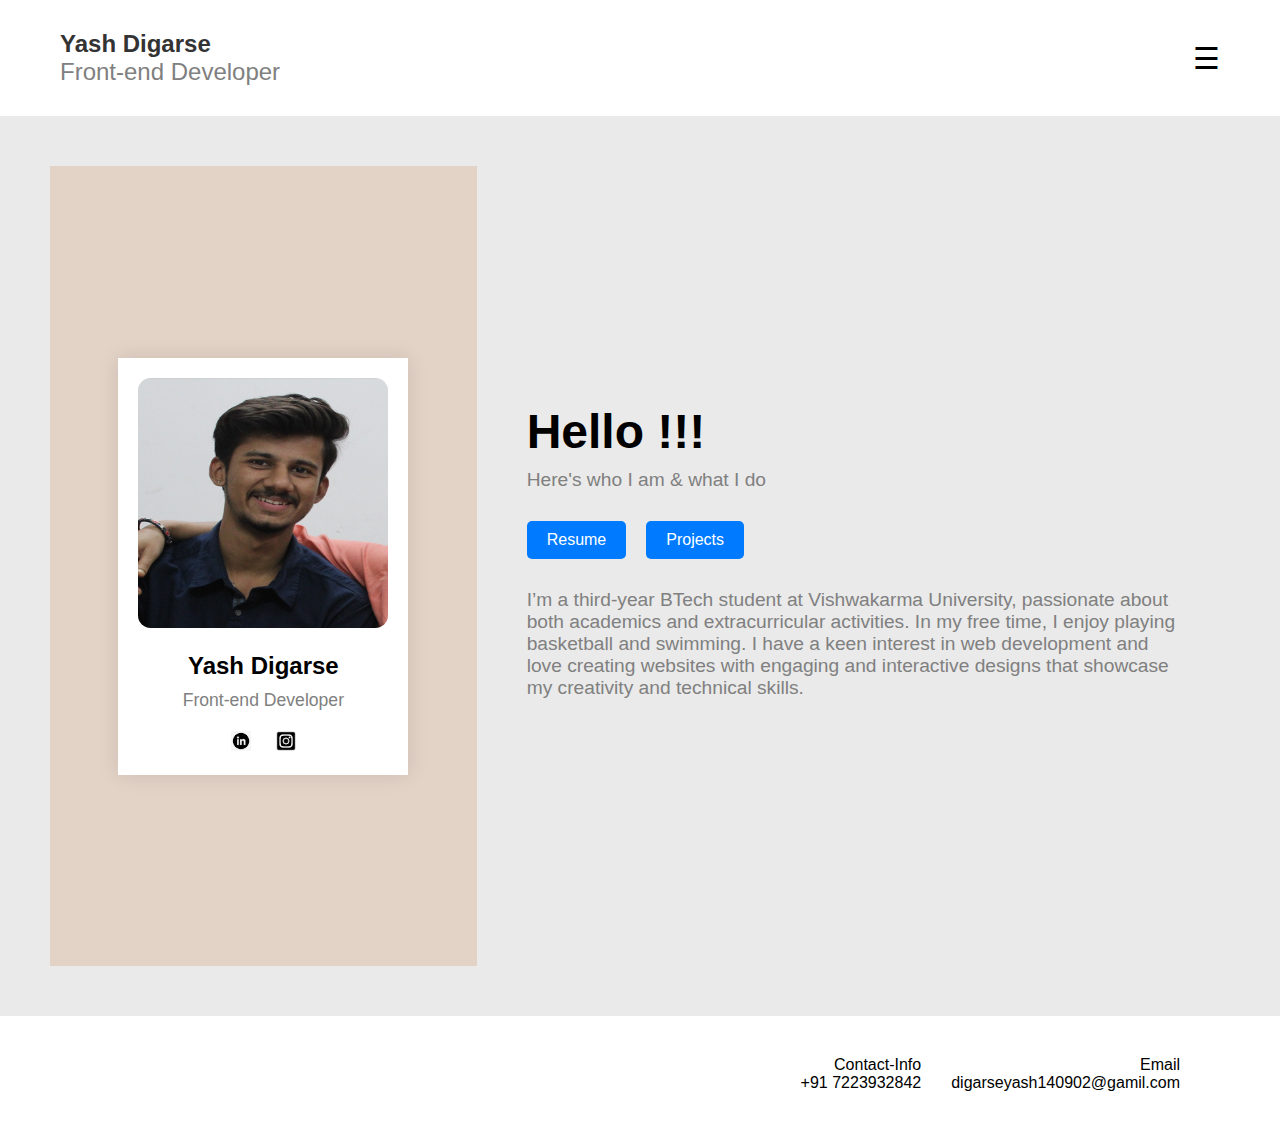
<file: index.html>
<!DOCTYPE html>
<html lang="en">
  <head>
    <meta charset="UTF-8" />
    <meta name="viewport" content="width=device-width, initial-scale=1.0" />
    <title>Yash Digarase Portfolio</title>
    <link rel="stylesheet" href="main.css" />
  </head>
  <body>
    <header>
      <nav class="navbar">
        <div class="navbar-left">
          <h1>Yash Digarse<span><br> Front-end Developer</span></h1>
        </div>
        <div class="navbar-right">
          <span style="font-size: 30px; cursor: pointer" onclick="openNav()"
            >&#9776;
          </span>
        </div>
        <div id="mySidenav" class="sidenav">
          <a href="javascript:void(0)" class="closebtn" onclick="closeNav()"
            >&times;</a>
          <a href="index.html">About Me</a>
          <a href="resume.html">Resume</a>
          <a href="project.html">Projects</a></li>
        </div>
      </nav>
    </header>

    <section id="intro">
      <div class="left-panel">
        <div class="profile-card">
          <img src="portfolio.png" alt="Yash Digarase" />
          <h2>Yash Digarse</h2>
          <p>Front-end Developer</p>
          <div class="social-links">
            <a href="https://www.linkedin.com/in/yash-d-30b01b20a/"
              ><img
                src="linkedin.png"
                alt="LinkedIn"
                width="50px"
                height="50px" /></a
            ><span>
              <a
                ><img
                  src="instagram.png"
                  alt="GitHub"
                  width="50px"
                  height="50px" /></a
            ></span>
          </div>
        </div>
      </div>

      <div class="right-panel">
        <h1>Hello !!!</h1>
        <p>Here's who I am & what I do</p>
        <div class="buttons">
          <a href="resume.html" class="btn">Resume</a>
          <a href="project.html" class="btn">Projects</a>
        </div>
        <p class="bio">
          I’m a third-year BTech student at Vishwakarma University, passionate
          about both academics and extracurricular activities. In my free time,
          I enjoy playing basketball and swimming. I have a keen interest in web
          development and love creating websites with engaging and interactive
          designs that showcase my creativity and technical skills.
        </p>
      </div>
    </section>

    <script src="script.js"></script>
    <footer>
      <nav class="navbar">
        <div class="navbar-left">
          <h1><span></span></h1>
        </div>
        <div class="navbar-right">
          <ul>
            <li>
              Contact-Info <br />
              +91 7223932842
            </li>
            <li>
              Email <br />
              digarseyash140902@gamil.com
            </li>
          </ul>
        </div>
      </nav>
    </footer>
  </body>
</html>
</file>
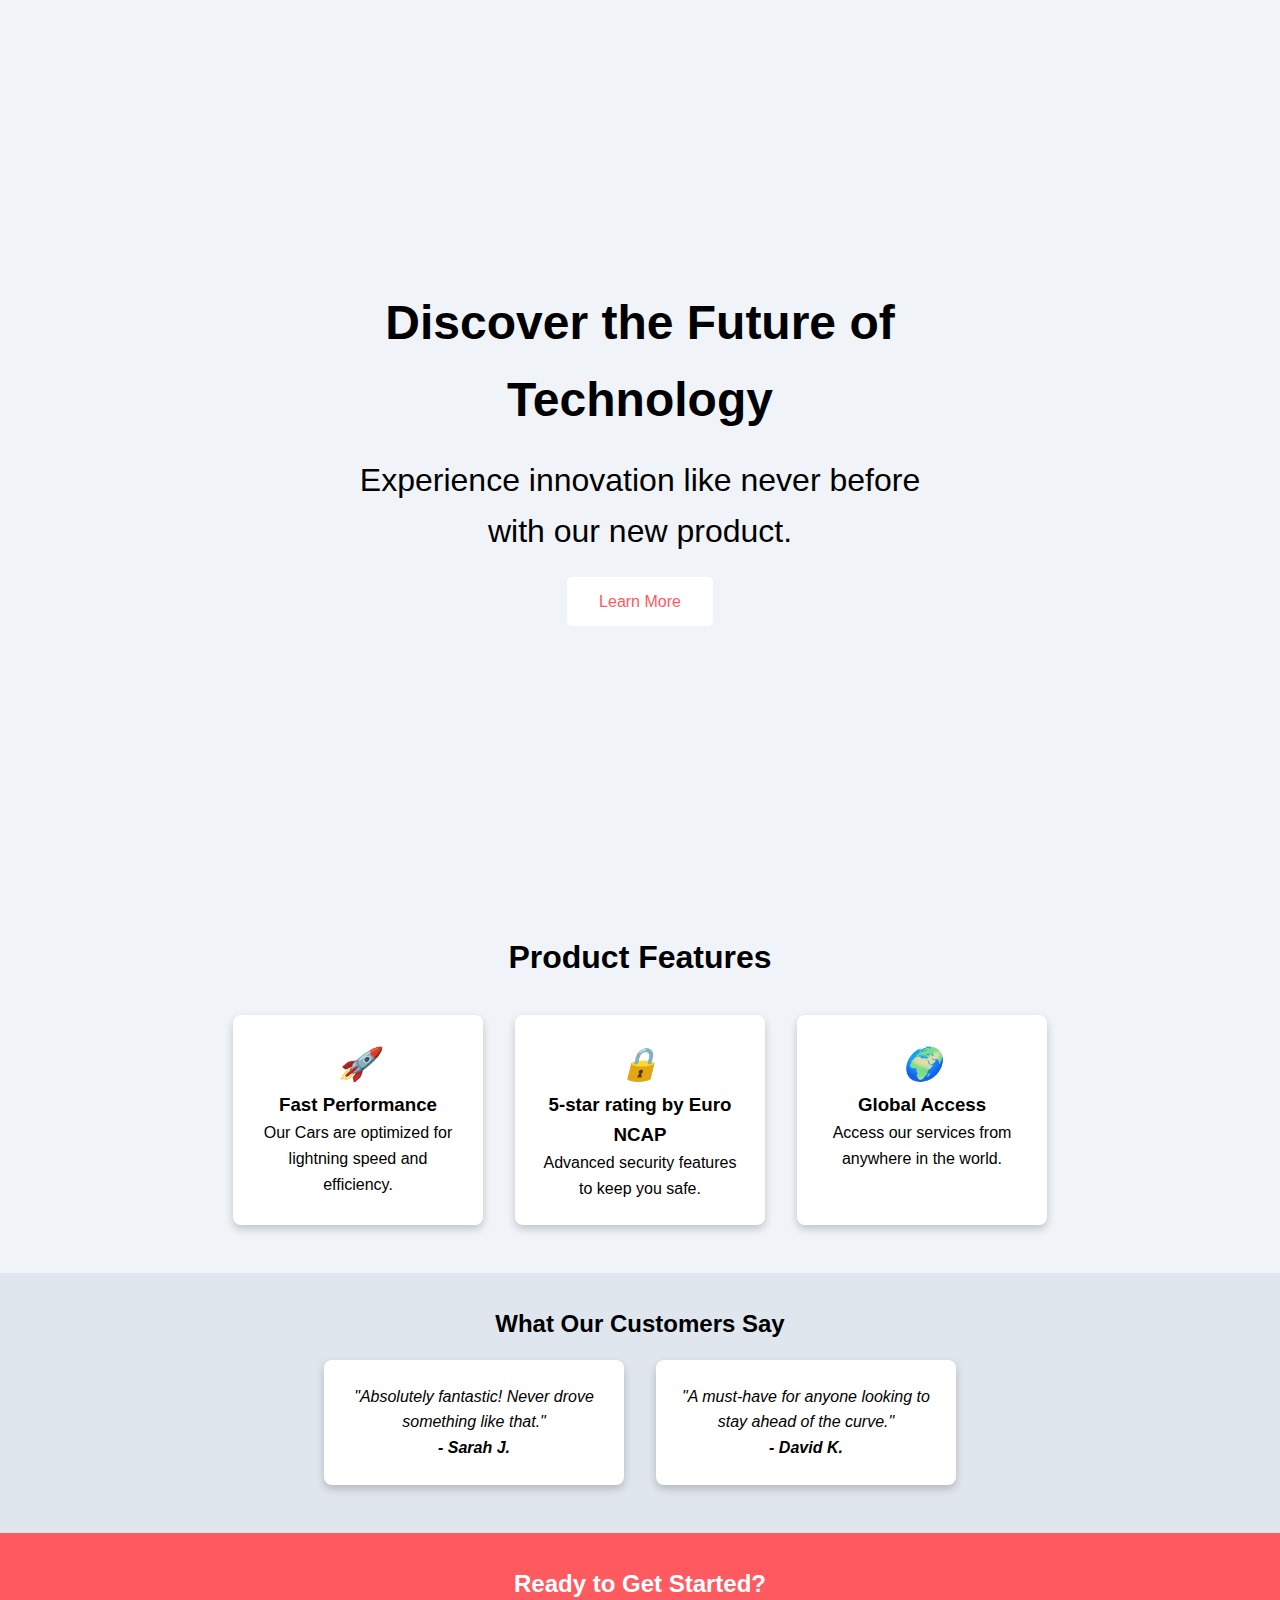
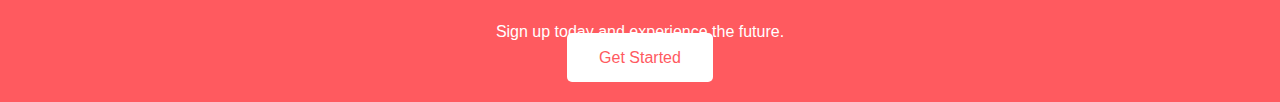
<file: animation.html>
<!DOCTYPE html>
<html lang="en">
<head>
  <meta charset="UTF-8">
  <meta name="viewport" content="width=device-width, initial-scale=1.0">
  <title>Fictional Product Landing Page</title>
  <link rel="stylesheet" href="styleani.css">
</head>
<body>

  <!-- Hero Section -->
  <section id="hero">
    <div class="hero-content">
      <h1>Discover the Future of Technology</h1>
      <p>Experience innovation like never before with our new product.</p>
      <a href="#features" class="cta-btn">Learn More</a>
    </div>
  </section>

  <!-- Features Section -->
  <section id="features">
    <h2>Product Features</h2>
    <div class="features-container">
      <div class="feature">
        <i class="icon">🚀</i>
        <h3>Fast Performance</h3>
        <p>Our Cars are optimized for lightning speed and efficiency.</p>
      </div>
      <div class="feature">
        <i class="icon">🔒</i>
        <h3>5-star rating by Euro NCAP</h3>
        <p>Advanced security features to keep you safe.</p>
      </div>
      <div class="feature">
        <i class="icon">🌍</i>
        <h3>Global Access</h3>
        <p>Access our services from anywhere in the world.</p>
      </div>
    </div>
  </section>

  <!-- Testimonials Section -->
  <section id="testimonials">
    <h2>What Our Customers Say</h2>
    <div class="testimonials-container">
      <div class="testimonial">
        <p>"Absolutely fantastic! Never drove something like that."</p>
        <h4>- Sarah J.</h4>
      </div>
      <div class="testimonial">
        <p>"A must-have for anyone looking to stay ahead of the curve."</p>
        <h4>- David K.</h4>
      </div>
    </div>
  </section>

  <!-- Call to Action Section -->
  <section id="cta">
    <h2>Ready to Get Started?</h2>
    <p>Sign up today and experience the future.</p>
    <a href="#hero" class="cta-btn">Get Started</a>
  </section>

  <script src="scriptani.js"></script>
</body>
</html>
</file>
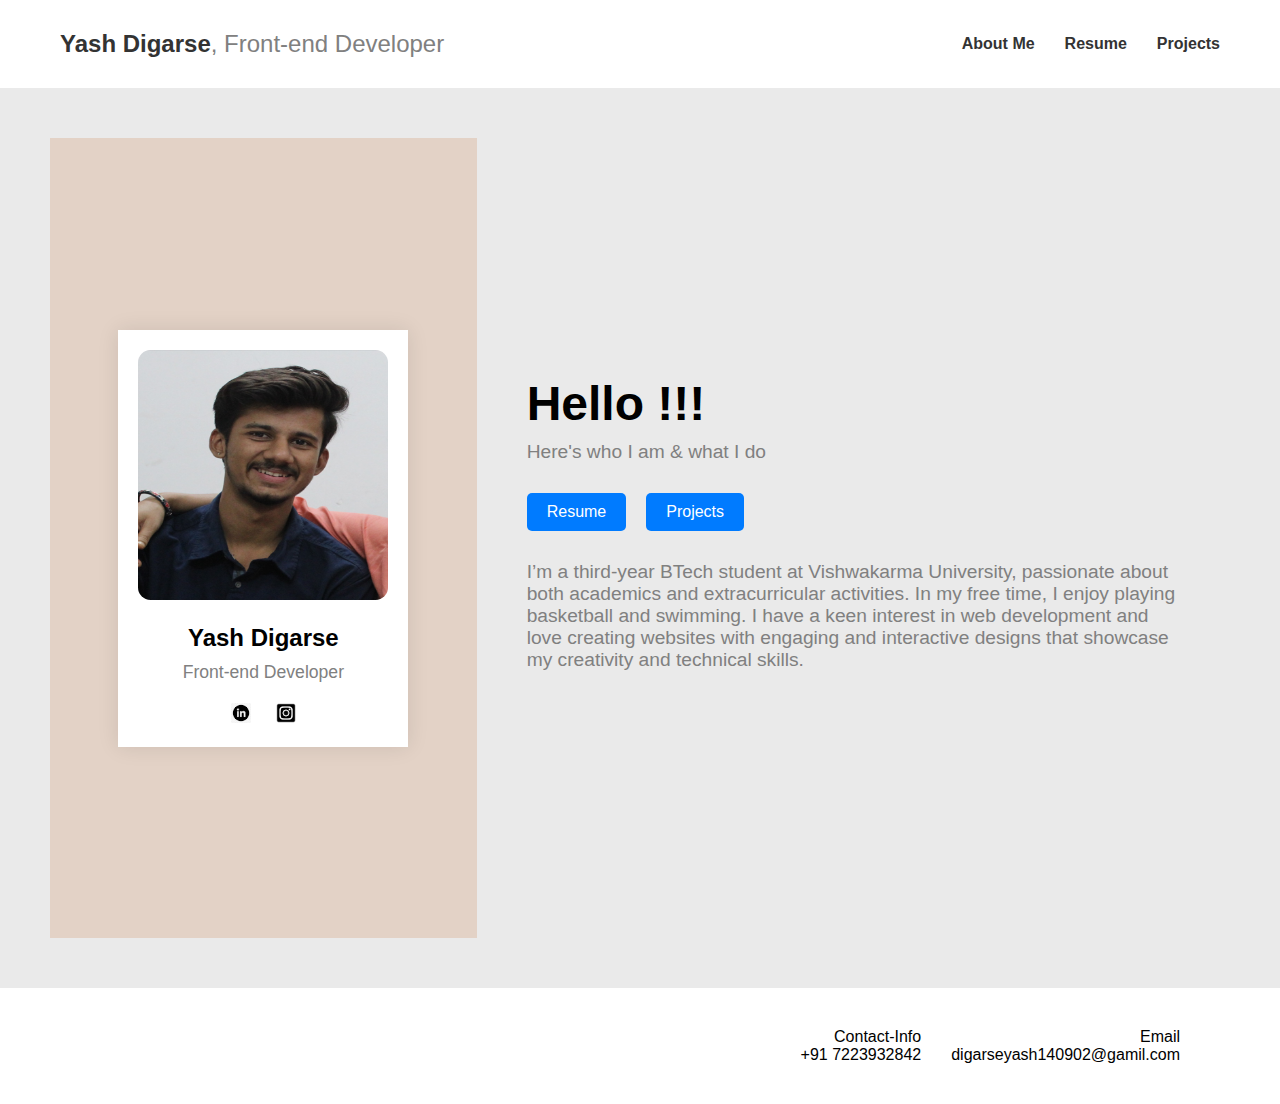
<file: main.html>
<!DOCTYPE html>
<html lang="en">
  <head>
    <meta charset="UTF-8" />
    <meta name="viewport" content="width=device-width, initial-scale=1.0" />
    <title>Yash Digarase Portfolio</title>
    <link rel="stylesheet" href="main.css" />
  </head>
  <body>
    <header>
      <nav class="navbar">
        <div class="navbar-left">
          <h1>Yash Digarse<span>, Front-end Developer</span></h1>
        </div>
        <div class="navbar-right">
          <ul>
            <li><a href="main.html">About Me</a></li>
            <li><a href="resume.html">Resume</a></li>
            <li><a href="project.html">Projects</a></li>
          </ul>
        </div>
      </nav>
    </header>

    <section id="intro">
      <div class="left-panel">
        <div class="profile-card">
          <img src="portfolio.png" alt="Yash Digarase" />
          <h2>Yash Digarse</h2>
          <p>Front-end Developer</p>
          <div class="social-links">
            <a href="https://www.linkedin.com/in/yash-d-30b01b20a/"
              ><img
                src="linkedin.png"
                alt="LinkedIn"
                width="50px"
                height="50px" /></a
            ><span>
              <a
                ><img
                  src="instagram.png"
                  alt="GitHub"
                  width="50px"
                  height="50px" /></a
            ></span>
          </div>
        </div>
      </div>

      <div class="right-panel">
        <h1>Hello !!!</h1>
        <p>Here's who I am & what I do</p>
        <div class="buttons">
          <a href="resume.html" class="btn">Resume</a>
          <a href="project.html" class="btn">Projects</a>
        </div>
        <p class="bio">
          I’m a third-year BTech student at Vishwakarma University, passionate
          about both academics and extracurricular activities. In my free time,
          I enjoy playing basketball and swimming. I have a keen interest in web
          development and love creating websites with engaging and interactive
          designs that showcase my creativity and technical skills.
        </p>
      </div>
    </section>

    <script src="script.js"></script>
    <footer>
      <nav class="navbar">
        <div class="navbar-left">
          <h1><span></span></h1>
        </div>
        <div class="navbar-right">
          <ul>
            <li>
              Contact-Info <br />
              +91 7223932842
            </li>
            <li>
              Email <br />
              digarseyash140902@gamil.com
            </li>
          </ul>
        </div>
      </nav>
    </footer>
  </body>
</html>
</file>
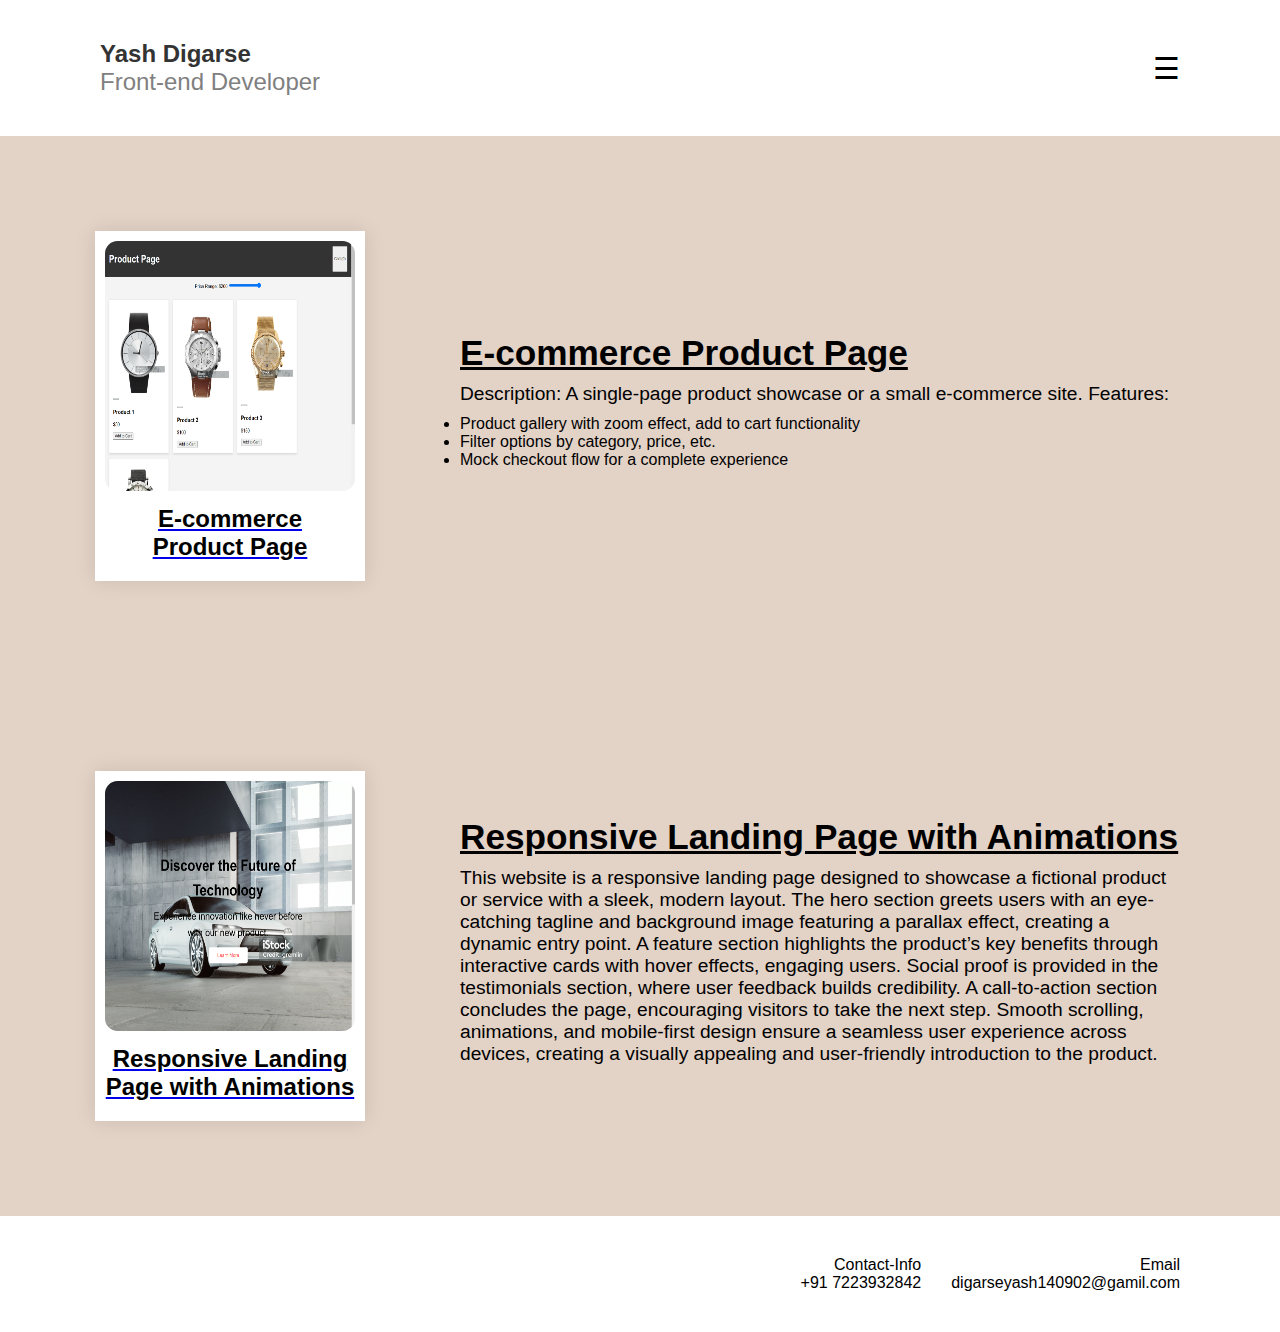
<file: project.html>
<!DOCTYPE html>
<html lang="en">
  <head>
    <meta charset="UTF-8" />
    <meta name="viewport" content="width=device-width, initial-scale=1.0" />
    <title>Yash Digarase Portfolio</title>
    <link rel="stylesheet" href="stylep.css" />
  </head>
  <body>
    <header>
      <nav class="navbar">
        <div class="navbar-left">
          <h1>Yash Digarse<span><br> Front-end Developer</span></h1>
        </div>
        <div class="navbar-right">
          <span style="font-size: 30px; cursor: pointer" onclick="openNav()"
            >&#9776;
          </span>
        </div>
        <div id="mySidenav" class="sidenav">
          <a href="javascript:void(0)" class="closebtn" onclick="closeNav()"
            >&times;</a>
          <a href="index.html">About Me</a>
          <a href="resume.html">Resume</a>
          <a href="project.html">Projects</a></li>
        </div>
      </nav>
    </header>

    <section id="intro">
      <div class="left-panel">
        <a href="ecommerce.html">
          <div class="profile-card">
            <img src="ecommerceSS.png" alt="Yash Digarase" />
            <h2>E-commerce <br>Product Page</h2>
          </div>
          </a>
      </div>

      <div class="right-panel">
        <h1><a href="ecommerce.html">E-commerce Product Page</a></h1>
        <p class="bio">
            Description: A single-page product showcase or a small e-commerce site.
            Features: 
            <ul>
            <li> Product gallery with zoom effect, add to cart functionality</li>
            <li>Filter options by category, price, etc.</li>
            <li>Mock checkout flow for a complete experience</li>
        </ul>
        </p>
      </div>
    </section>

    
    <section id="intro">
      <div class="left-panel"><a href="animation.html">
        <div class="profile-card">
          <img src="animation.png" alt="Yash Digarase" />
          <h2>Responsive Landing <br>Page with Animations</h2>
        </div></a>
      </div>

      <div class="right-panel">
        <h1><a href="animation.html">Responsive Landing Page with Animations</a></h1>
        <p class="bio">
            This website is a responsive landing page designed to showcase a fictional product or service with a sleek, modern layout. The hero section greets users with an eye-catching tagline and background image featuring a parallax effect, creating a dynamic entry point. A feature section highlights the product’s key benefits through interactive cards with hover effects, engaging users. Social proof is provided in the testimonials section, where user feedback builds credibility. A call-to-action section concludes the page, encouraging visitors to take the next step. Smooth scrolling, animations, and mobile-first design ensure a seamless user experience across devices, creating a visually appealing and user-friendly introduction to the product.
        </p>
      </div>
    </section>

    <script src="script.js"></script>
    <footer>
      <nav class="navbar">
        <div class="navbar-left">
          <h1><span></span></h1>
        </div>
        <div class="navbar-right">
          <ul>
            <li>
              Contact-Info <br />
              +91 7223932842
            </li>
            <li>
              Email <br />
              digarseyash140902@gamil.com
            </li>
          </ul>
        </div>
      </nav>
    </footer>
  </body>
</html>
</file>
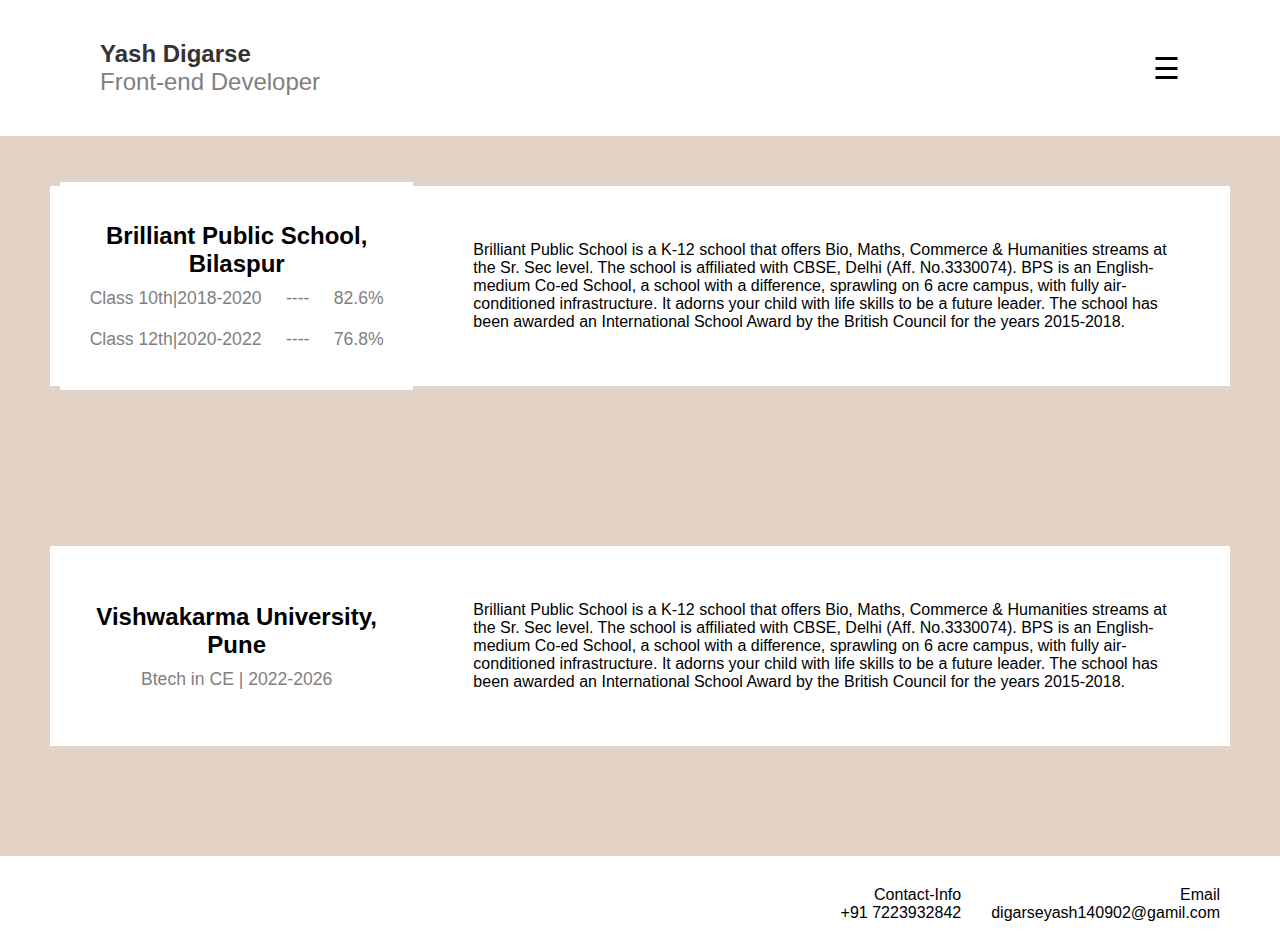
<file: resume.html>
<!DOCTYPE html>
<html lang="en">
  <head>
    <meta charset="UTF-8" />
    <meta name="viewport" content="width=device-width, initial-scale=1.0" />
    <title>Yash Digarase Portfolio</title>
    <link rel="stylesheet" href="styler.css" />
  </head>
  <body>
    <header>
      <nav class="navbar">
        <div class="navbar-left">
          <h1>Yash Digarse<span><br> Front-end Developer</span></h1>
        </div>
        <div class="navbar-right">
          <span style="font-size: 30px; cursor: pointer" onclick="openNav()"
            >&#9776;
          </span>
        </div>
        <div id="mySidenav" class="sidenav">
          <a href="javascript:void(0)" class="closebtn" onclick="closeNav()"
            >&times;</a>
          <a href="index.html">About Me</a>
          <a href="resume.html">Resume</a>
          <a href="project.html">Projects</a></li>
        </div>
      </nav>
    </header>

    <section id="intro">
      <div class="left-panel">
        <div class="profile-card">
          <div class="left">
            <div class="name">
              <h2>Brilliant Public School, Bilaspur</h2>
              <p>Class 10th|2018-2020 &nbsp;&nbsp;&nbsp;  ----  &nbsp;&nbsp;&nbsp;  82.6%</p>
              <p>Class 12th|2020-2022 &nbsp;&nbsp;&nbsp;  ----  &nbsp;&nbsp;&nbsp;  76.8%</p>
            </div>
          </div>

          <div class="right">
            Brilliant Public School is a K-12 school that offers Bio, Maths,
            Commerce & Humanities streams at the Sr. Sec level. The school is
            affiliated with CBSE, Delhi (Aff. No.3330074). BPS is an
            English-medium Co-ed School, a school with a difference, sprawling
            on 6 acre campus, with fully air-conditioned infrastructure. It
            adorns your child with life skills to be a future leader. The school
            has been awarded an International School Award by the British
            Council for the years 2015-2018.
          </div>
        </div>
      </div>
    </section>

    <section id="intro">
        <div class="left-panel">
          <div class="profile-card">
            <div class="left">
              <div class="name">
                <h2>Vishwakarma University, Pune</h2>
                <p>Btech in CE | 2022-2026</p>
              </div>
            </div>
  
            <div class="right">
              Brilliant Public School is a K-12 school that offers Bio, Maths,
              Commerce & Humanities streams at the Sr. Sec level. The school is
              affiliated with CBSE, Delhi (Aff. No.3330074). BPS is an
              English-medium Co-ed School, a school with a difference, sprawling
              on 6 acre campus, with fully air-conditioned infrastructure. It
              adorns your child with life skills to be a future leader. The school
              has been awarded an International School Award by the British
              Council for the years 2015-2018.
            </div>
          </div>
        </div>
      </section>

    <script src="script.js"></script>
    <footer>
      <nav class="navbar">
        <div class="navbar-left">
          <h1><span></span></h1>
        </div>
        <div class="navbar-right">
          <ul>
            <li>
              Contact-Info <br />
              +91 7223932842
            </li>
            <li>
              Email <br />
              digarseyash140902@gamil.com
            </li>
          </ul>
        </div>
      </nav>
    </footer>
  </body>
</html>
</file>
<file: main.css>
* {
  margin: 0;
  padding: 0;
  box-sizing: border-box;
  font-family: "Arial", sans-serif;
}

body {
  background-color: rgb(234, 234, 234);
}

header {
  justify-content: space-between;
  padding: 10px 10px;
  align-items: center;
  background-color: white;
}
.navbar {
  display: flex;
  justify-content: space-between;
  align-items: center;
  padding: 20px 50px;
}
.navbar-left h1 {
  float: left;
  font-size: 1.5rem;
  color: #333;
}

.navbar h1 span {
  color: grey;
  font-weight: normal;
}

.navbar-right ul {
  float: right;
  text-align: right;
  display: flex;
  list-style: none;
}
.navbar-right ul li {
  margin-left: 30px;
}

.navbar-right ul li a {
  text-decoration: none;
  color: #333;
  font-weight: bold;
}

.navbar-right ul li a:hover {
  color: gray;
}

.sidenav {
  height: 100%;
  width: 0;
  position: fixed;
  z-index: 1;
  top: 0;
  right: 0;
  font-weight: 500;
  background-color: #e3d2c6;
  overflow-x: hidden;
  transition: 0.5s;
  padding-top: 20px;
  border-left: 10px;
  border-color: black;
}

.sidenav a {
  padding: 8px 8px 8px 32px;
  text-decoration: none;
  font-size: 25px;
  color: black;
  display: block;
  transition: 0.3s;
}

.sidenav a:hover {
  color: gray;
}

.sidenav .closebtn {
  position: absolute;
  top: 0;
  right: 25px;
  font-size: 36px;
  margin-left: 50px;
}

@media screen and (max-height: 450px) {
  .sidenav {
    padding-top: 15px;
  }
  .sidenav a {
    font-size: 18px;
  }
}



#intro {
  display: flex;
  height: 100vh;
  padding: 50px;
}

.left-panel {
padding: 50px;
  flex: 1;
  background-color: #e3d2c6;
  display: flex;
  justify-content: center;
  align-items: center;
}

.profile-card {
  text-align: center;
  padding: 20px;
  background: white;
  box-shadow: 0 0 20px rgba(0, 0, 0, 0.1);
}

.profile-card img {
  width: 250px;
  height: 250px;
  border-radius: 5%;
}

.profile-card h2 {
  margin: 20px 0 10px;
  font-size: 1.5rem;
}

.profile-card p {
  font-size: 1.1rem;
  margin-bottom: 20px;
  color: grey;
}

.social-links a img {
  margin: 0 10px;
  height: 20px;
  width: 20px;
}

.right-panel {
  flex: 2;
  padding: 0 50px;
  display: flex;
  flex-direction: column;
  justify-content: center;
}

.right-panel h1 {
  font-size: 3rem;
  margin-bottom: 10px;
}

.right-panel p {
  font-size: 1.2rem;
  color: grey;
  margin-bottom: 30px;
}

.buttons {
  display: flex;
  gap: 20px;
  margin-bottom: 30px;
}

.buttons .btn {
  padding: 10px 20px;
  background-color: #007bff;
  color: white;
  text-decoration: none;
  border-radius: 5px;
}

.buttons .btn:hover {
  background-color: #0056b3;
}

.bio {
  font-size: 1rem;
  margin-bottom: 30px;
}

.contact-info {
  font-size: 1rem;
}

.contact-info p {
  margin-bottom: 10px;
}

footer {
  justify-content: space-between;
  padding: 20px 50px;
  align-items: center;
  background-color: white;
}
</file>
<file: stylep.css>
* {
  margin: 0;
  padding: 0;
  box-sizing: border-box;
  font-family: "Arial", sans-serif;
}

body {
  background-color: #e3d2c6;
}

header {
  justify-content: space-between;
  padding: 20px 50px;
  align-items: center;
  background-color: white;
}
.navbar {
  display: flex;
  justify-content: space-between;
  align-items: center;
  padding: 20px 50px;
}
.navbar-left h1 {
  float: left;
  font-size: 1.5rem;
  color: #333;
}

.navbar h1 span {
  color: grey;
  font-weight: normal;
}

.navbar-right ul {
  float: right;
  text-align: right;
  display: flex;
  list-style: none;
}
.navbar-right ul li {
  margin-left: 30px;
}

.navbar-right ul li a {
  text-decoration: none;
  color: #333;
  font-weight: bold;
}

.navbar-right ul li a:hover {
  color: gray;
}





.sidenav {
  height: 100%;
  width: 0;
  position: fixed;
  z-index: 1;
  top: 0;
  right: 0;
  font-weight: 500;
  background-color: #e3d2c6;
  overflow-x: hidden;
  transition: 0.5s;
  padding-top: 20px;
  border-left: 10px;
  border-color: black;
}

.sidenav a {
  padding: 8px 8px 8px 32px;
  text-decoration: none;
  font-size: 25px;
  color: black;
  display: block;
  transition: 0.3s;
}

.sidenav a:hover {
  color: gray;
}

.sidenav .closebtn {
  position: absolute;
  top: 0;
  right: 25px;
  font-size: 36px;
  margin-left: 50px;
}

@media screen and (max-height: 450px) {
  .sidenav {
    padding-top: 15px;
  }
  .sidenav a {
    font-size: 18px;
  }
}



#intro {
  display: flex;
  height: 60vh;
  padding: 50px;
}

.left-panel {
  flex: 1;
  background-color: #e3d2c6;
  display: flex;
  justify-content: center;
  align-items: center;
}

.profile-card {
  text-align: center;
  padding: 10px;
  background: white;
  box-shadow: 0 0 20px rgba(0, 0, 0, 0.1);
  color: black;
}

.profile-card img {
  width: 250px;
  height: 250px;
  border-radius: 5%;
}

.profile-card img {
  
  transition: filter 0.3s ease;
}

/* Apply blur effect on hover */
.profile-card:hover img {
  filter: blur(2px);
}

.profile-card h2 {
  margin: 10px 0 10px;
  font-size: 1.5rem;
  color: black;
}

.profile-card p {
  font-size: 1.1rem;
  margin-bottom: 20px;
  color: grey;
}

.right-panel {
  flex: 2;
  padding: 0 50px;
  display: flex;
  flex-direction: column;
  justify-content: center;
}

.right-panel h1 {
  color: black;
  font-size: 2.2rem;
  margin-bottom: 10px;
}

.right-panel h1 a{
  color: black;
}

.right-panel h1 a:hover{
  color: gray;
}

.right-panel p {
  font-size: 1.2rem;
  color: rgb(0, 0, 0);
  margin-bottom: 10px;
}

.bio  {
  font-size: 1rem;
  margin-bottom: 30px;
  color: rgb(0, 0, 0);
}

footer {
  justify-content: space-between;
  padding: 20px 50px;
  align-items: center;
  background-color: white;
}
</file>
<file: styler.css>
* {
  margin: 0;
  padding: 0;
  box-sizing: border-box;
  font-family: "Arial", sans-serif;
}

body {
  background-color: #e3d2c6;
}

header {
  justify-content: space-between;
  padding: 20px 50px;
  align-items: center;
  background-color: white;
}
.navbar {
  display: flex;
  justify-content: space-between;
  align-items: center;
  padding: 20px 50px;
}
.navbar-left h1 {
  float: left;
  font-size: 1.5rem;
  color: #333;
}

.navbar h1 span {
  color: grey;
  font-weight: normal;
}

.navbar-right ul {
  float: right;
  text-align: right;
  display: flex;
  list-style: none;
}
.navbar-right ul li {
  margin-left: 30px;
}

.navbar-right ul li a {
  text-decoration: none;
  color: #333;
  font-weight: bold;
}

.navbar-right ul li a:hover {
  color: gray;
}








.sidenav {
  height: 100%;
  width: 0;
  position: fixed;
  z-index: 1;
  top: 0;
  right: 0;
  font-weight: 500;
  background-color: #e3d2c6;
  overflow-x: hidden;
  transition: 0.5s;
  padding-top: 20px;
  border-left: 10px;
  border-color: black;
}

.sidenav a {
  padding: 8px 8px 8px 32px;
  text-decoration: none;
  font-size: 25px;
  color: black;
  display: block;
  transition: 0.3s;
}

.sidenav a:hover {
  color: gray;
}

.sidenav .closebtn {
  position: absolute;
  top: 0;
  right: 25px;
  font-size: 36px;
  margin-left: 50px;
}

@media screen and (max-height: 450px) {
  .sidenav {
    padding-top: 15px;
  }
  .sidenav a {
    font-size: 18px;
  }
}




.profile-card {
  display: flex;
  height: 40vh;
  padding: 50px;
  background-color: #e3d2c6;
}

.left {
  height: 200px;
  padding: 10px;
    flex: 1;
    background-color: #ffffff;
    display: flex;
    justify-content: center;
    align-items: center;
  }
  
  .name {
    text-align: center;
    padding: 20px;
    background: white;
  }
  
  
  .name h2 {
    margin: 20px 0 10px;
    font-size: 1.5rem;
  }
  
  .name p {
    font-size: 1.1rem;
    margin-bottom: 20px;
    color: grey;
  }

.right {
  height: 200px;
  width: 800px;
  flex: 2;
  padding: 0 50px;
  display: flex;
  flex-direction: column;
  justify-content: center;
  background-color: white;
}

.right h1{
  font-size: 3rem;
  margin-bottom: 10px;
}

.right p{
  font-size: 1.2rem;
  color: grey;
  margin-bottom: 30px;
}
footer {
  justify-content: space-between;
  padding: 10px 10px;
  align-items: center;
  background-color: white;
}
</file>
<file: styleani.css>
/* Basic Reset */
* {
    margin: 0;
    padding: 0;
    box-sizing: border-box;
  }
  
  /* Body */
  body {
    font-family: Arial, sans-serif;
    line-height: 1.6;
    background: #f0f4f8;
  }
  
  /* Hero Section */
  #hero {
    background: url('https://media.istockphoto.com/id/1443383974/photo/parked-vehicle-in-concrete-garage.jpg?s=2048x2048&w=is&k=20&c=fFfY-qnjpHZVPCrCOpyU9gM49Du12zycYad_Xq8r5KY=') center/cover no-repeat;
    height: 100vh;
    display: flex;
    align-items: center;
    justify-content: center;
    text-align: center;
    color: #fff;
    padding: 1rem;
  }
  
  .hero-content {
    max-width: 600px;
  }
  
  .hero-content h1 {
    font-size: 3rem;
    animation: fadeInDown 3s ease forwards;
    color: black;
  }
  
  .hero-content p {
    font-size: 2rem;
    margin: 1rem 0 2rem;
    animation: fadeInUp 3s ease forwards;
    color: black;
  }
  
  .cta-btn {
    background-color: #ff5a5f;
    color: #ffffff;
    padding: 1rem 2rem;
    text-decoration: none;
    border-radius: 5px;
    transition: background 0.3s;
  }
  
  .cta-btn:hover {
    background-color: #ff7f7f;
  }
  
  /* Features Section */
  #features {
    padding: 2rem;
    text-align: center;
  }
  
  #features h2 {
    font-size: 2rem;
    margin-bottom: 1rem;
  }
  
  .features-container {
    display: flex;
    flex-wrap: wrap;
    justify-content: center;
  }
  
  .feature {
    background: #fff;
    padding: 1.5rem;
    margin: 1rem;
    border-radius: 8px;
    box-shadow: 0 4px 8px rgba(0, 0, 0, 0.2);
    width: 250px;
    transition: transform 0.3s;
  }
  
  .feature:hover {
    transform: translateY(-10px);
  }
  
  .feature .icon {
    font-size: 2rem;
    margin-bottom: 1rem;
    color: #ff5a5f;
  }
  
  /* Testimonials Section */
  #testimonials {
    padding: 2rem;
    background-color: #e0e6ed;
    text-align: center;
  }
  
  .testimonials-container {
    display: flex;
    flex-wrap: wrap;
    justify-content: center;
  }
  
  .testimonial {
    background: #fff;
    padding: 1.5rem;
    margin: 1rem;
    border-radius: 8px;
    box-shadow: 0 4px 8px rgba(0, 0, 0, 0.2);
    width: 300px;
    font-style: italic;
  }
  
  /* CTA Section */
  #cta {
    padding: 2rem;
    background-color: #ff5a5f;
    color: #fff;
    text-align: center;
  }
  
  #cta h2 {
    margin-bottom: 1rem;
  }
  
  .cta-btn {
    background-color: #fff;
    color: #ff5a5f;
  }
  
  .cta-btn:hover {
    background-color: #ffd2d2;
  }
  
  /* Animations */
  @keyframes fadeInDown {
    from { opacity: 0; transform: translateY(-20px); }
    to { opacity: 1; transform: translateY(0); }
  }
  
  @keyframes fadeInUp {
    from { opacity: 0; transform: translateY(20px); }
    to { opacity: 1; transform: translateY(0); }
  }
  
  /* Responsive Breakpoints */
  @media (max-width: 768px) {
    .hero-content h1 {
      font-size: 2.5rem;
    }
  
    .feature, .testimonial {
      width: 100%;
    }
  }
  
  @media (max-width: 480px) {
    .hero-content h1 {
      font-size: 2rem;
    }
  }
</file>
